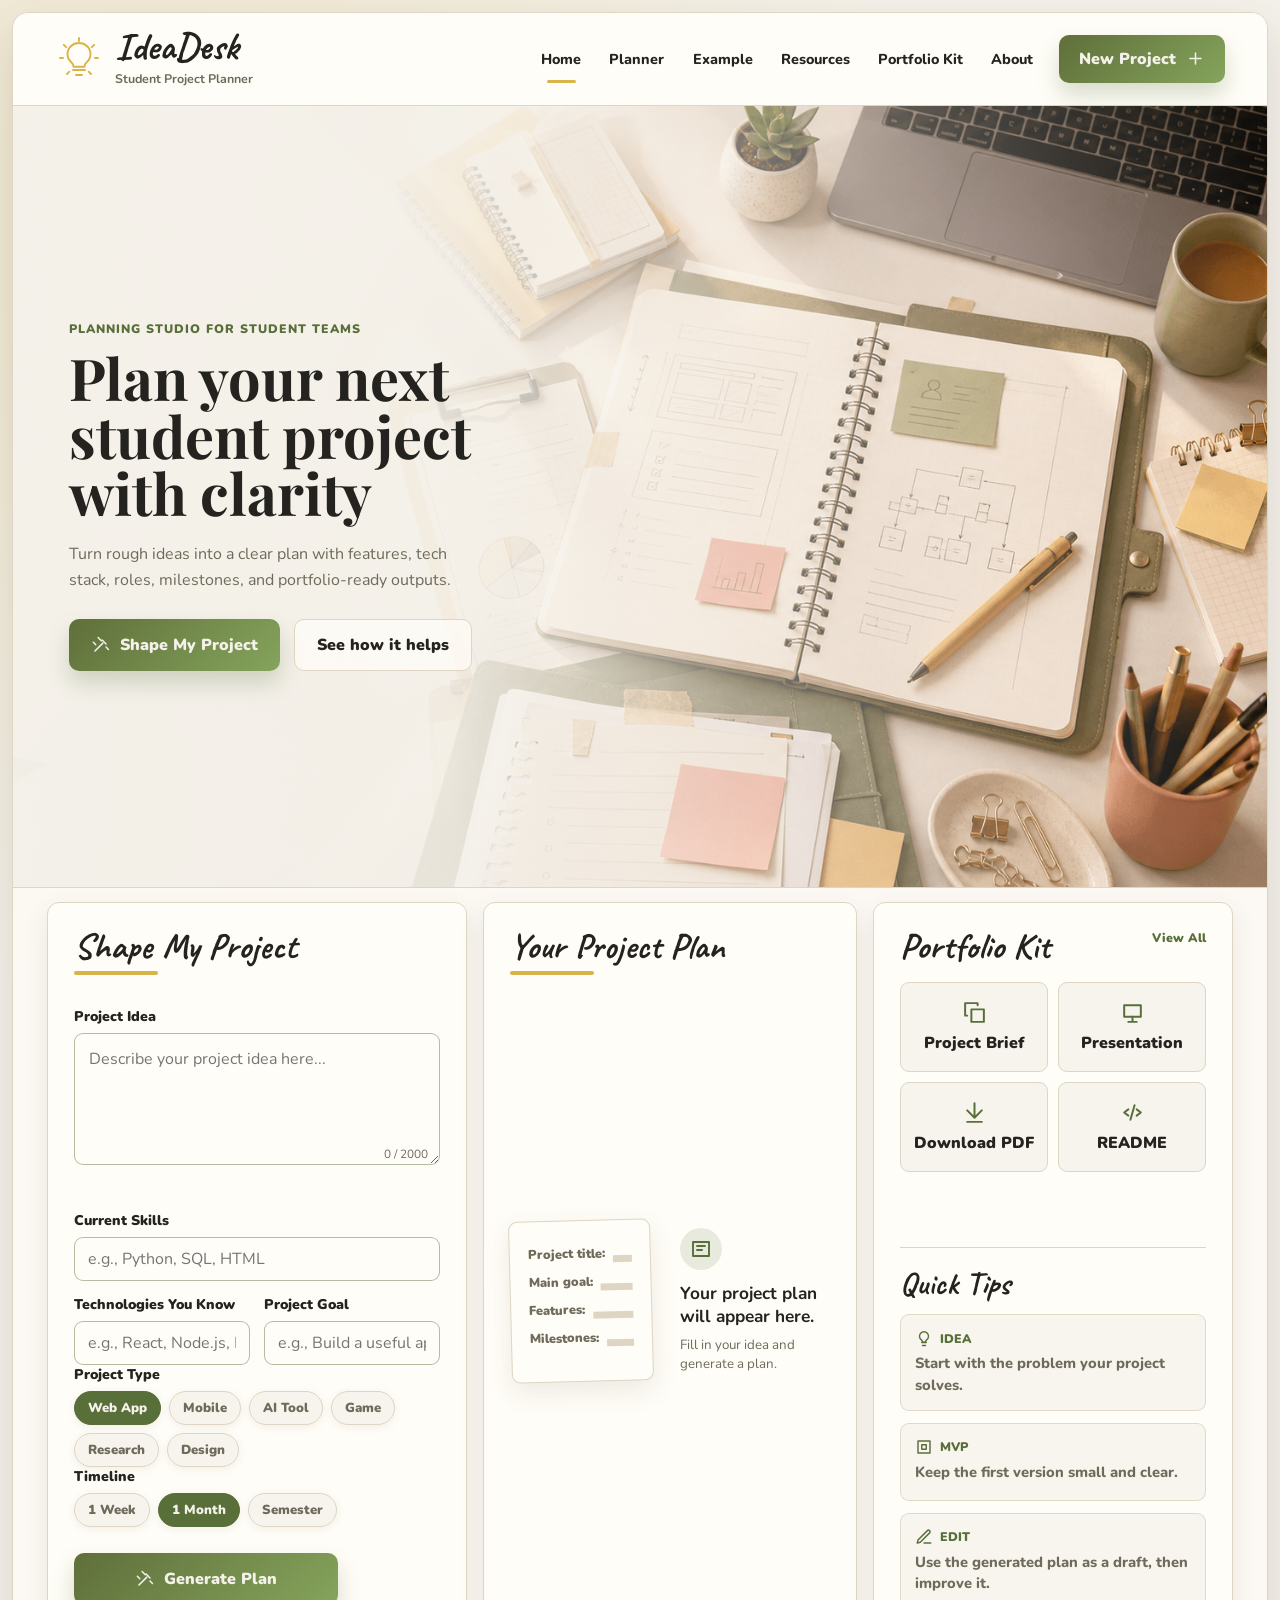
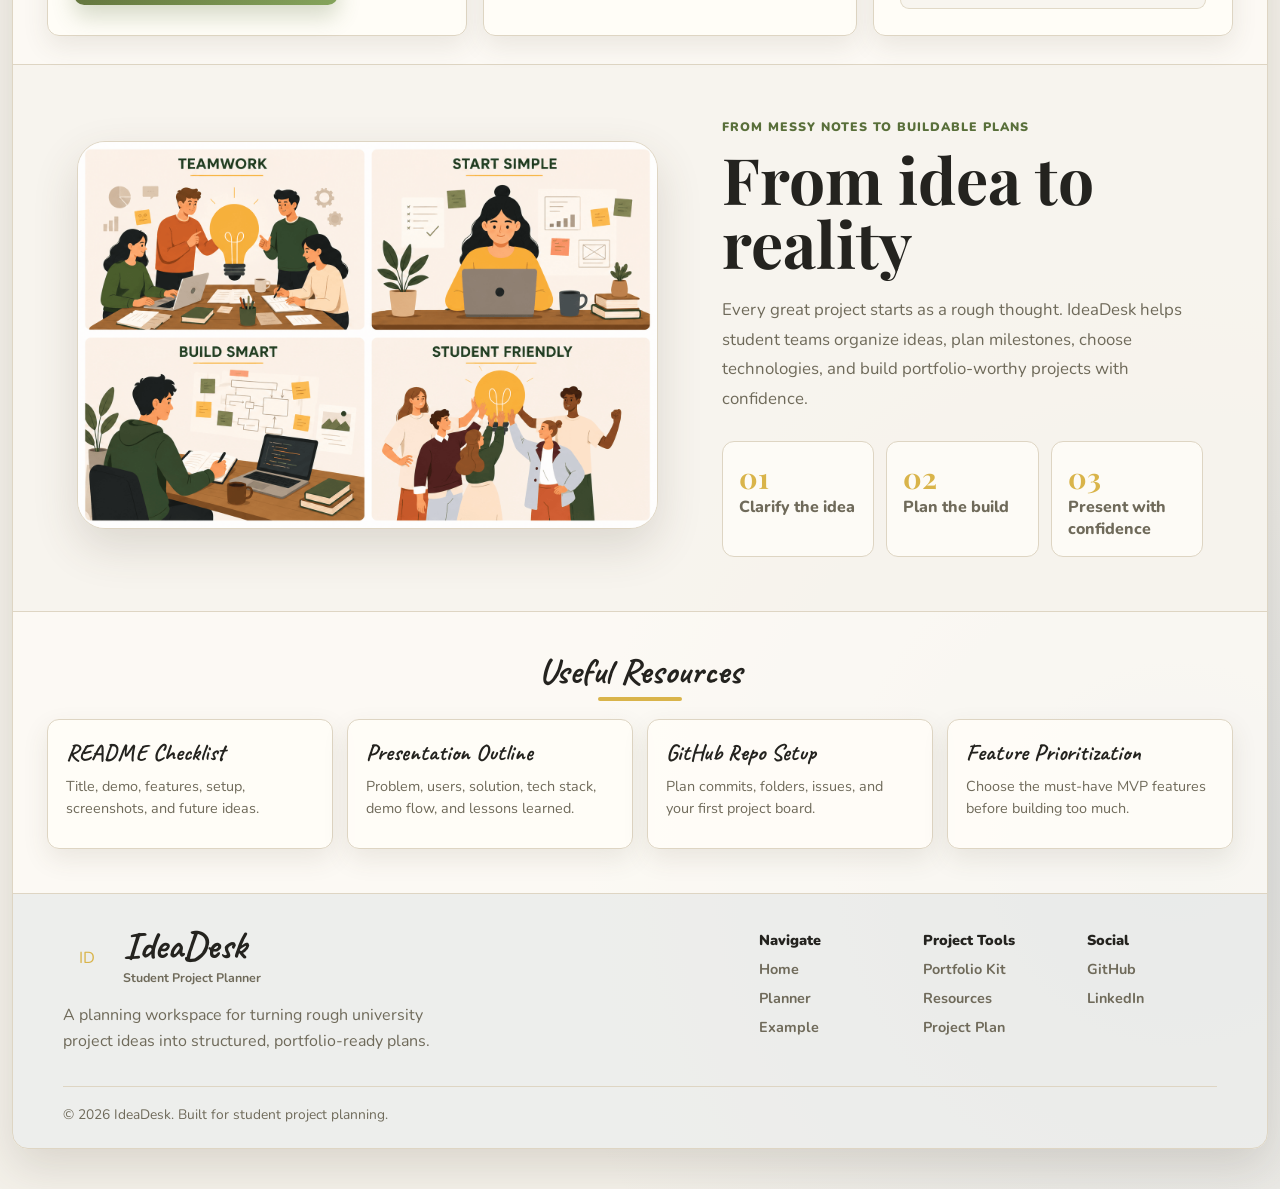
<file: docs/index.html>
<!doctype html>
<html lang="en">
  <head>
    <meta charset="UTF-8" />
    <meta name="viewport" content="width=device-width, initial-scale=1.0" />
    <title>IdeaDesk | Student Project Planner</title>
    <link rel="preconnect" href="https://fonts.googleapis.com" />
    <link rel="preconnect" href="https://fonts.gstatic.com" crossorigin />
    <link
      href="https://fonts.googleapis.com/css2?family=Caveat:wght@600;700&family=Nunito:wght@400;500;600;700;800&family=Playfair+Display:wght@700;800&display=swap"
      rel="stylesheet"
    />
    <link rel="stylesheet" href="style.css" />
  </head>
  <body>
    <div class="page">
      <header class="top-bar">
        <a class="logo" href="#home" aria-label="IdeaDesk home">
          <span class="logo-icon" aria-hidden="true">
            <svg viewBox="0 0 48 48">
              <path d="M18 35h12m-9 5h6" />
              <path d="M16.5 27.5c-2.6-2.2-4-5.1-4-8.2C12.5 12.8 17.6 8 24 8s11.5 4.8 11.5 11.3c0 3.1-1.4 6-4 8.2-1.4 1.2-2 2.6-2 4.2h-11c0-1.6-.6-3-2-4.2Z" />
              <path d="M24 3v3M8.8 9.8l2.4 2.4M39.2 9.8l-2.4 2.4M5 23h3M40 23h3M12 39l2.3-2.3M36 39l-2.3-2.3" />
            </svg>
          </span>
          <span>
            <strong>IdeaDesk</strong>
            <small>Student Project Planner</small>
          </span>
        </a>

        <button
          class="menu-button"
          id="menuButton"
          type="button"
          aria-label="Toggle menu"
          aria-expanded="false"
        >
          <span></span>
          <span></span>
          <span></span>
        </button>

        <nav class="menu" id="navLinks" aria-label="Main navigation">
          <a class="active" href="#home">Home</a>
          <a href="#project-form">Planner</a>
          <a href="#example-section">Example</a>
          <a href="#help-section">Resources</a>
          <a href="#portfolio-kit">Portfolio Kit</a>
          <a href="#about">About</a>
        </nav>

        <a class="new-button" href="#project-form">
          New Project
          <svg viewBox="0 0 24 24" aria-hidden="true">
            <path d="M12 5v14M5 12h14" />
          </svg>
        </a>
      </header>

      <main id="home">
        <section class="intro">
          <div class="intro-text">
            <p class="small-heading">Planning studio for student teams</p>
            <h1>Plan your next student project with clarity</h1>
            <p>
              Turn rough ideas into a clear plan with features, tech stack,
              roles, milestones, and portfolio-ready outputs.
            </p>
            <div class="intro-buttons">
              <a class="main-link" href="#project-form">
                <svg viewBox="0 0 24 24" aria-hidden="true">
                  <path d="m5 19 10-10" />
                  <path d="m14 5 5 5" />
                  <path d="M13 6 9 2M19 14l3 3M3 8l3 3" />
                </svg>
                Shape My Project
              </a>
              <a class="second-link" href="#example-section">See how it helps</a>
            </div>
          </div>

          <div class="intro-photo" aria-label="Warm planning desk image"></div>
        </section>

        <section class="planner-area" aria-label="IdeaDesk planning workspace">
          <form class="box form-box" id="project-form" novalidate>
            <div class="title-row">
              <h2>Shape My Project</h2>
              <span></span>
            </div>

            <label for="projectIdea">Project Idea</label>
            <div class="idea-box">
              <textarea
                id="projectIdea"
                name="projectIdea"
                maxlength="2000"
                placeholder="Describe your project idea here..."
                aria-describedby="ideaCount ideaWarning"
              ></textarea>
              <small><span id="ideaCount">0</span> / 2000</small>
            </div>
            <p class="warning-text" id="ideaWarning" role="alert"></p>

            <label for="skills">Current Skills</label>
            <input
              id="skills"
              name="skills"
              type="text"
              placeholder="e.g., Python, SQL, HTML"
            />

            <div class="two-inputs">
              <div>
                <label for="technologies">Technologies You Know</label>
                <input
                  id="technologies"
                  name="technologies"
                  type="text"
                  placeholder="e.g., React, Node.js, MySQL"
                />
              </div>
              <div>
                <label for="goal">Project Goal</label>
                <input
                  id="goal"
                  name="goal"
                  type="text"
                  placeholder="e.g., Build a useful app"
                />
              </div>
            </div>

            <fieldset class="choice-group">
              <legend>Project Type</legend>
              <div class="choices">
                <button class="choice active" type="button" data-group="type" data-value="Web App">Web App</button>
                <button class="choice" type="button" data-group="type" data-value="Mobile App">Mobile</button>
                <button class="choice" type="button" data-group="type" data-value="AI Tool">AI Tool</button>
                <button class="choice" type="button" data-group="type" data-value="Game">Game</button>
                <button class="choice" type="button" data-group="type" data-value="Research">Research</button>
                <button class="choice" type="button" data-group="type" data-value="Design Project">Design</button>
              </div>
            </fieldset>

            <fieldset class="choice-group">
              <legend>Timeline</legend>
              <div class="choices">
                <button class="choice" type="button" data-group="timeline" data-value="1 Week">1 Week</button>
                <button class="choice active" type="button" data-group="timeline" data-value="1 Month">1 Month</button>
                <button class="choice" type="button" data-group="timeline" data-value="Semester">Semester</button>
              </div>
            </fieldset>

            <button class="generate-button" id="shapeButton" type="submit">
              <svg viewBox="0 0 24 24" aria-hidden="true">
                <path d="m5 19 10-10" />
                <path d="m14 5 5 5" />
                <path d="M13 6 9 2M19 14l3 3M3 8l3 3" />
              </svg>
              Generate Plan
            </button>
          </form>

          <section class="box result-box" id="plans" aria-live="polite">
            <div class="plan-header">
              <div class="title-row">
                <h2>Your Project Plan</h2>
                <span></span>
              </div>
            </div>

            <div class="empty-message" id="emptyState">
              <div class="empty-top">
                <div class="sample-paper">
                  <p>Project title: <span></span></p>
                  <p>Main goal: <span></span></p>
                  <p>Features: <span></span></p>
                  <p>Milestones: <span></span></p>
                </div>
                <div>
                  <span class="empty-icon" aria-hidden="true">
                    <svg viewBox="0 0 24 24">
                      <path d="M4 5h16v14H4z" />
                      <path d="M8 9h8M8 13h5" />
                    </svg>
                  </span>
                  <strong>Your project plan will appear here.</strong>
                  <small>Fill in your idea and generate a plan.</small>
                </div>
              </div>

            </div>

            <div class="loading-message hidden" id="loadingState">
              <span class="loader"></span>
              <p>Shaping your idea...</p>
            </div>

            <div class="plan-cards hidden" id="resultGrid"></div>
          </section>

          <aside class="right-column">
            <section class="box mini-box" id="portfolio-kit">
              <div class="small-box-title">
                <h2>Portfolio Kit</h2>
                <a href="#help-section">View All</a>
              </div>
              <div class="kit-buttons">
                <button class="kit-btn" id="exportCopy" type="button">
                  <svg viewBox="0 0 24 24" aria-hidden="true">
                    <path d="M9 9h12v12H9z" />
                    <path d="M5 15H3V3h12v2" />
                  </svg>
                  Project Brief
                </button>
                <button class="kit-btn" id="exportReadme" type="button">
                  <svg viewBox="0 0 24 24" aria-hidden="true">
                    <path d="M4 5h16v11H4z" />
                    <path d="M8 21h8M12 16v5" />
                  </svg>
                  Presentation
                </button>
                <button class="kit-btn" id="exportPdf" type="button">
                  <svg viewBox="0 0 24 24" aria-hidden="true">
                    <path d="M12 17V3M5 10l7 7 7-7" />
                    <path d="M5 21h14" />
                  </svg>
                  Download PDF
                </button>
                <button class="kit-btn" id="exportReadmeDoc" type="button">
                  <svg viewBox="0 0 24 24" aria-hidden="true">
                    <path d="m8 9-4 3 4 3" />
                    <path d="m16 9 4 3-4 3" />
                    <path d="m14 5-4 14" />
                  </svg>
                  README
                </button>
              </div>

              <div class="quick-tips">
                <h2>Quick Tips</h2>
                <article>
                  <span>
                    <svg viewBox="0 0 24 24" aria-hidden="true">
                      <path d="M9 18h6M10 22h4" />
                      <path d="M8.5 14.5A6 6 0 1 1 15.5 14.5c-.9.7-1.5 1.8-1.5 3h-4c0-1.2-.6-2.3-1.5-3Z" />
                    </svg>
                    Idea
                  </span>
                  <p>Start with the problem your project solves.</p>
                </article>
                <article>
                  <span>
                    <svg viewBox="0 0 24 24" aria-hidden="true">
                      <path d="M4 4h16v16H4z" />
                      <path d="M9 9h6v6H9z" />
                    </svg>
                    MVP
                  </span>
                  <p>Keep the first version small and clear.</p>
                </article>
                <article>
                  <span>
                    <svg viewBox="0 0 24 24" aria-hidden="true">
                      <path d="M12 20h9" />
                      <path d="M16.5 3.5a2.1 2.1 0 0 1 3 3L7 19l-4 1 1-4Z" />
                    </svg>
                    Edit
                  </span>
                  <p>Use the generated plan as a draft, then improve it.</p>
                </article>
              </div>
            </section>
          </aside>
        </section>

        <section class="example-section" id="example-section">
          <div class="example-image">
          <img src="assets/ideadesk2.png" alt="Student project planning" />
          </div>

          <div class="example-text">
            <p class="small-heading">From messy notes to buildable plans</p>
            <h2>From idea to reality</h2>
            <p>
              Every great project starts as a rough thought. IdeaDesk helps
              student teams organize ideas, plan milestones, choose
              technologies, and build portfolio-worthy projects with confidence.
            </p>
            <div class="example-steps">
              <article>
                <strong>01</strong>
                <span>Clarify the idea</span>
              </article>
              <article>
                <strong>02</strong>
                <span>Plan the build</span>
              </article>
              <article>
                <strong>03</strong>
                <span>Present with confidence</span>
              </article>
            </div>
          </div>
        </section>

        <section class="help-section" id="help-section">
          <div class="title-row centered">
            <h2>Useful Resources</h2>
            <span></span>
          </div>
          <div class="help-cards">
            <a
              href="https://docs.github.com/en/repositories/managing-your-repositorys-settings-and-features/customizing-your-repository/about-readmes"
              target="_blank"
              rel="noopener noreferrer"
            >
              <strong>README Checklist</strong>
              <p>Title, demo, features, setup, screenshots, and future ideas.</p>
            </a>
            <a
              href="https://library.webster.edu/presentationskills/outline"
              target="_blank"
              rel="noopener noreferrer"
            >
              <strong>Presentation Outline</strong>
              <p>Problem, users, solution, tech stack, demo flow, and lessons learned.</p>
            </a>
            <a
              href="https://docs.github.com/en/repositories/creating-and-managing-repositories/quickstart-for-repositories"
              target="_blank"
              rel="noopener noreferrer"
            >
              <strong>GitHub Repo Setup</strong>
              <p>Plan commits, folders, issues, and your first project board.</p>
            </a>
            <a
              href="https://www.atlassian.com/agile/product-management/minimum-viable-product"
              target="_blank"
              rel="noopener noreferrer"
            >
              <strong>Feature Prioritization</strong>
              <p>Choose the must-have MVP features before building too much.</p>
            </a>
          </div>
        </section>
      </main>

      <footer class="footer" id="about">
        <div class="footer-content">
          <div class="footer-logo">
            <a class="logo" href="#home" aria-label="IdeaDesk home">
              <span class="logo-icon" aria-hidden="true">ID</span>
              <span>
                <strong>IdeaDesk</strong>
                <small>Student Project Planner</small>
              </span>
            </a>
            <p>
              A planning workspace for turning rough university project
              ideas into structured, portfolio-ready plans.
            </p>
          </div>

          <div class="footer-menu">
            <div>
              <h3>Navigate</h3>
              <a href="#home">Home</a>
              <a href="#project-form">Planner</a>
              <a href="#example-section">Example</a>
            </div>
            <div>
              <h3>Project Tools</h3>
              <a href="#portfolio-kit">Portfolio Kit</a>
              <a href="#help-section">Resources</a>
              <a href="#plans">Project Plan</a>
            </div>
            <div>
              <h3>Social</h3>
              <a href="https://github.com/amlrizk03" target="_blank" rel="noopener noreferrer">GitHub</a>
              <a href="https://www.linkedin.com/in/amlrizk" target="_blank" rel="noopener noreferrer">LinkedIn</a>
            </div>
          </div>
        </div>

        <div class="footer-note">
          <span>&copy; 2026 IdeaDesk. Built for student project planning.</span>
        </div>
      </footer>
    </div>

    <script src="script.js"></script>
  </body>
</html>
</file>
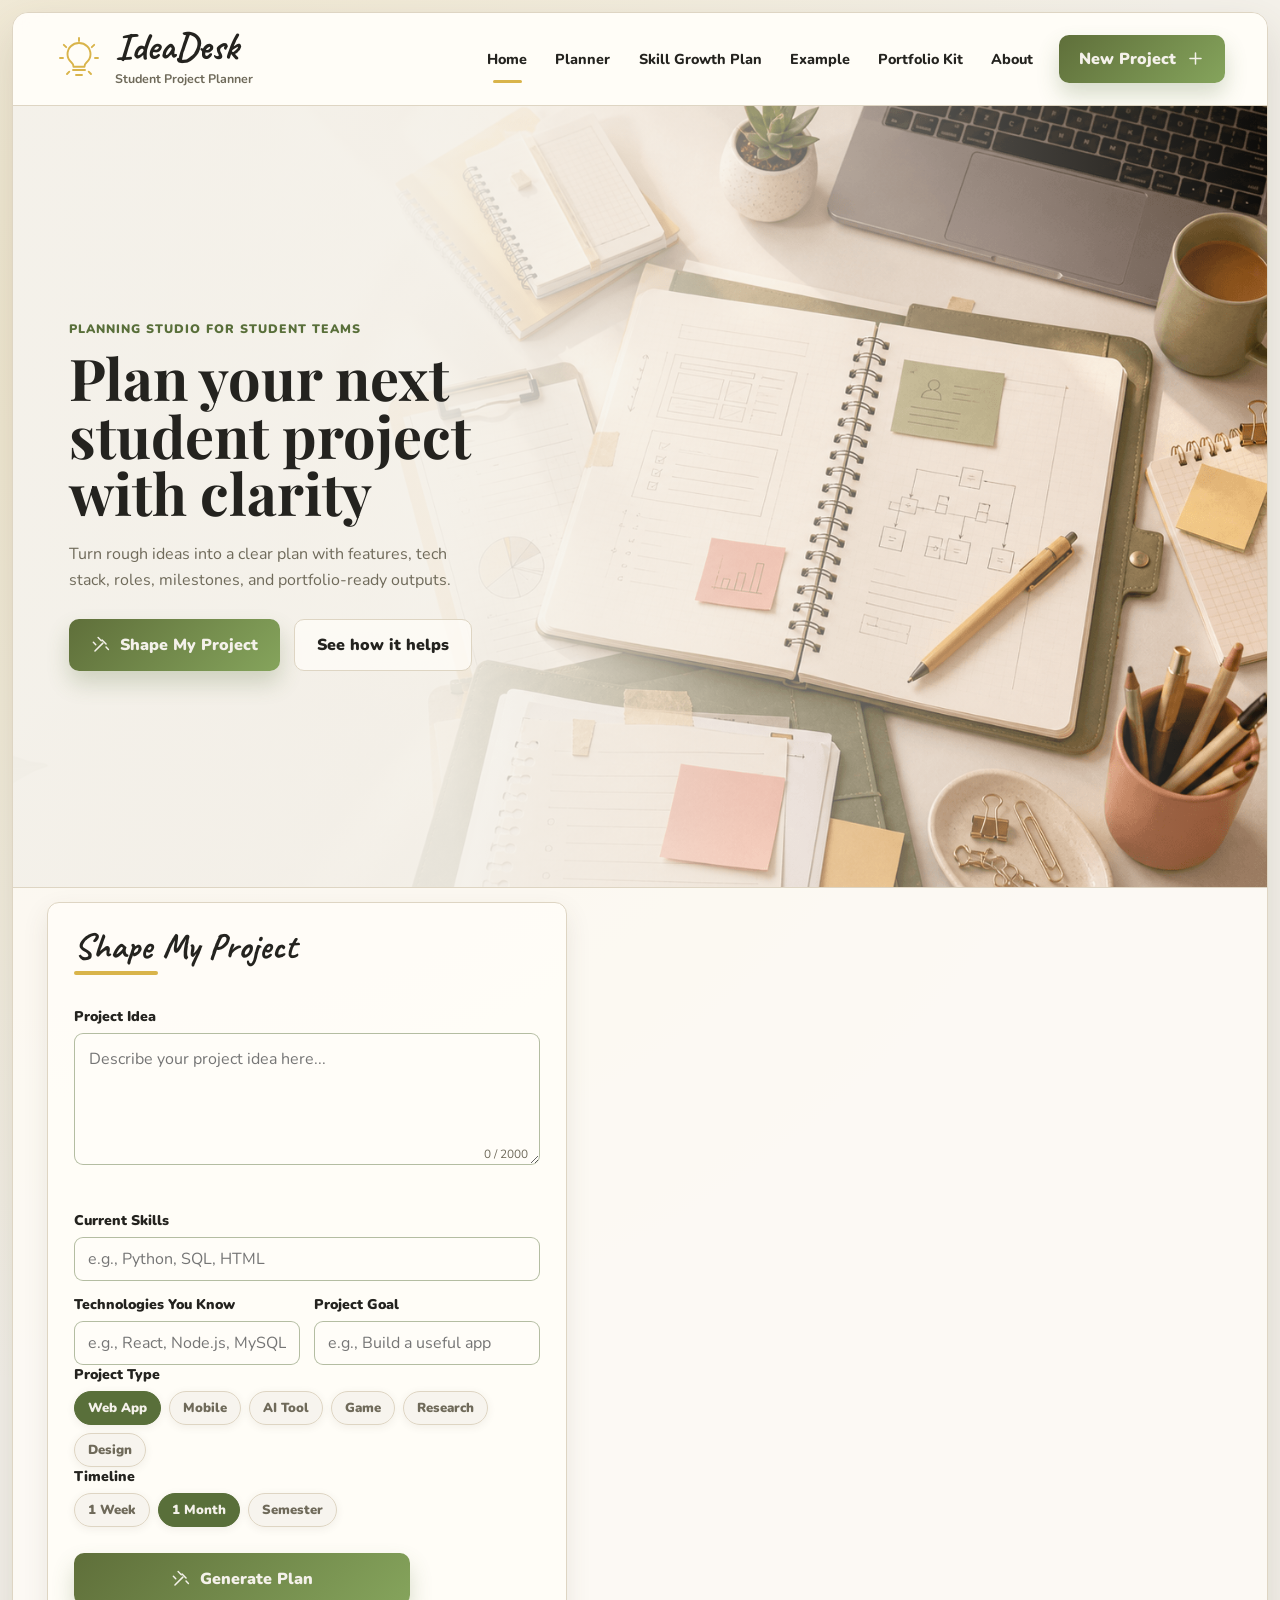
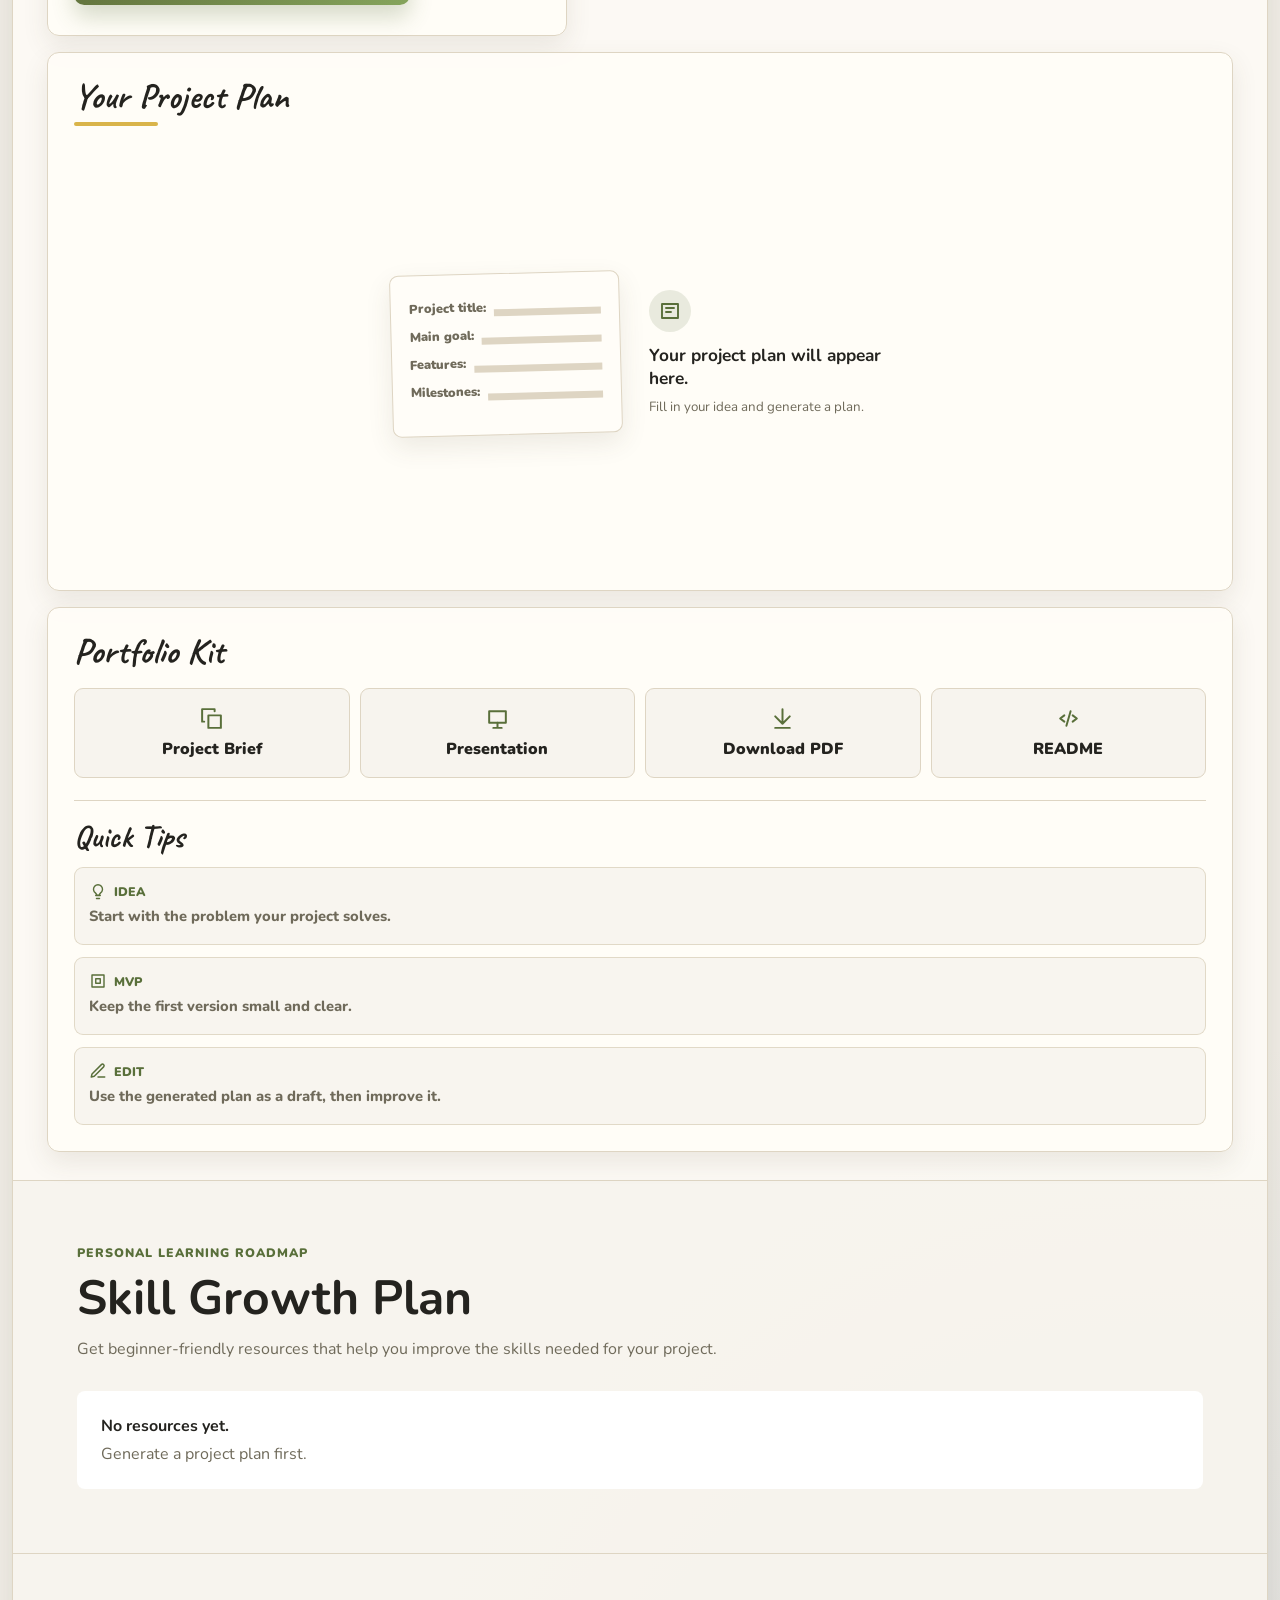
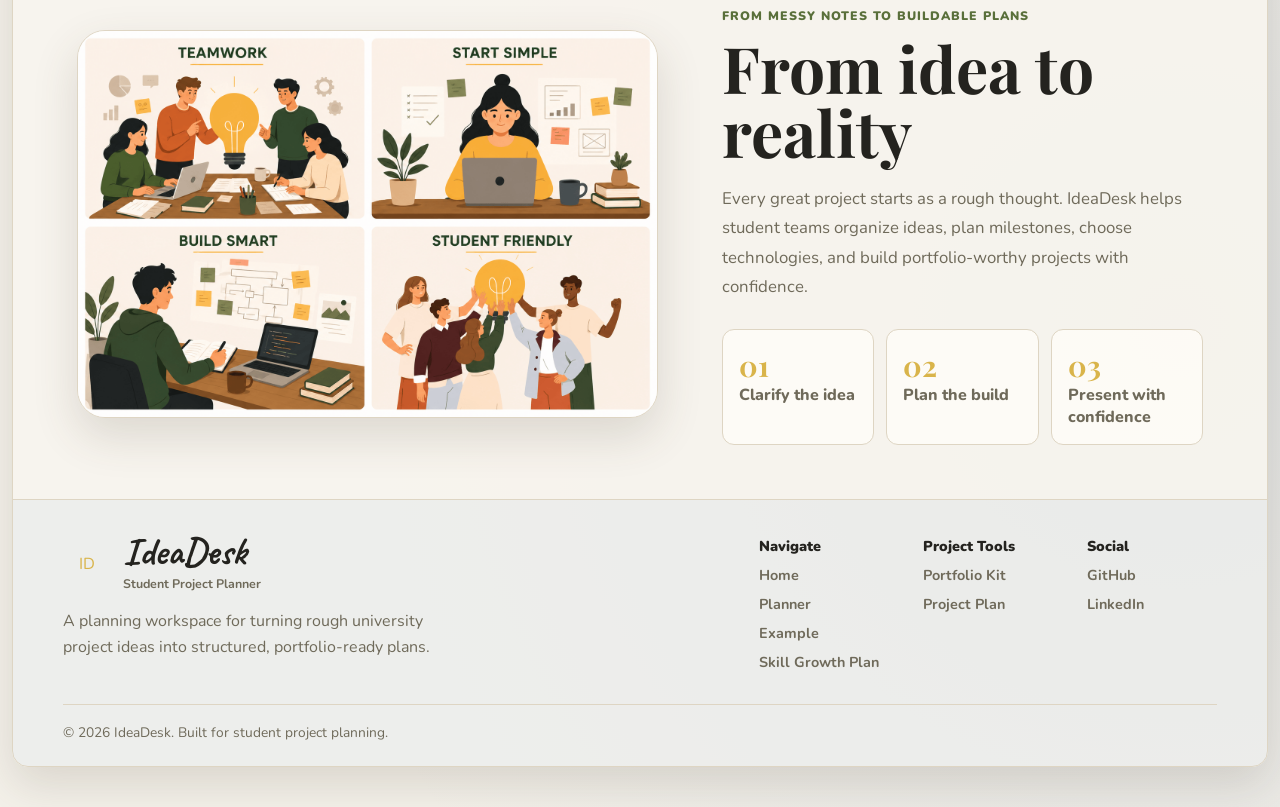
<file: frontend/index.html>
<!doctype html>
<html lang="en">
  <head>
    <meta charset="UTF-8" />
    <meta name="viewport" content="width=device-width, initial-scale=1.0" />
    <title>IdeaDesk | Student Project Planner</title>
    <link rel="preconnect" href="https://fonts.googleapis.com" />
    <link rel="preconnect" href="https://fonts.gstatic.com" crossorigin />
    <link
      href="https://fonts.googleapis.com/css2?family=Caveat:wght@600;700&family=Nunito:wght@400;500;600;700;800&family=Playfair+Display:wght@700;800&display=swap"
      rel="stylesheet"
    />
    <link rel="stylesheet" href="style.css" />
  </head>
  <body>
    <div class="page">
      <header class="top-bar">
        <a class="logo" href="#home" aria-label="IdeaDesk home">
          <span class="logo-icon" aria-hidden="true">
            <svg viewBox="0 0 48 48">
              <path d="M18 35h12m-9 5h6" />
              <path d="M16.5 27.5c-2.6-2.2-4-5.1-4-8.2C12.5 12.8 17.6 8 24 8s11.5 4.8 11.5 11.3c0 3.1-1.4 6-4 8.2-1.4 1.2-2 2.6-2 4.2h-11c0-1.6-.6-3-2-4.2Z" />
              <path d="M24 3v3M8.8 9.8l2.4 2.4M39.2 9.8l-2.4 2.4M5 23h3M40 23h3M12 39l2.3-2.3M36 39l-2.3-2.3" />
            </svg>
          </span>
          <span>
            <strong>IdeaDesk</strong>
            <small>Student Project Planner</small>
          </span>
        </a>

        <button
          class="menu-button"
          id="menuButton"
          type="button"
          aria-label="Toggle menu"
          aria-expanded="false"
        >
          <span></span>
          <span></span>
          <span></span>
        </button>

        <nav class="menu" id="navLinks" aria-label="Main navigation">
          <a class="active" href="#home">Home</a>
          <a href="#project-form">Planner</a>
          <a href="#skill-growth">Skill Growth Plan</a>
          <a href="#example-section">Example</a>
          <a href="#portfolio-kit">Portfolio Kit</a>
          <a href="#about">About</a>
        </nav>

        <a class="new-button" href="#project-form">
          New Project
          <svg viewBox="0 0 24 24" aria-hidden="true">
            <path d="M12 5v14M5 12h14" />
          </svg>
        </a>
      </header>

      <main id="home">
        <section class="intro">
          <div class="intro-text">
            <p class="small-heading">Planning studio for student teams</p>
            <h1>Plan your next student project with clarity</h1>
            <p>
              Turn rough ideas into a clear plan with features, tech stack,
              roles, milestones, and portfolio-ready outputs.
            </p>
            <div class="intro-buttons">
              <a class="main-link" href="#project-form">
                <svg viewBox="0 0 24 24" aria-hidden="true">
                  <path d="m5 19 10-10" />
                  <path d="m14 5 5 5" />
                  <path d="M13 6 9 2M19 14l3 3M3 8l3 3" />
                </svg>
                Shape My Project
              </a>
              <a class="second-link" href="#example-section">See how it helps</a>
            </div>
          </div>

          <div class="intro-photo" aria-label="Warm planning desk image"></div>
        </section>

        <section class="planner-area" aria-label="IdeaDesk planning workspace">
          <form class="box form-box" id="project-form" novalidate>
            <div class="title-row">
              <h2>Shape My Project</h2>
              <span></span>
            </div>

            <label for="projectIdea">Project Idea</label>
            <div class="idea-box">
              <textarea
                id="projectIdea"
                name="projectIdea"
                maxlength="2000"
                placeholder="Describe your project idea here..."
                aria-describedby="ideaCount ideaWarning"
              ></textarea>
              <small><span id="ideaCount">0</span> / 2000</small>
            </div>
            <p class="warning-text" id="ideaWarning" role="alert"></p>

            <label for="skills">Current Skills</label>
            <input
              id="skills"
              name="skills"
              type="text"
              placeholder="e.g., Python, SQL, HTML"
            />

            <div class="two-inputs">
              <div>
                <label for="technologies">Technologies You Know</label>
                <input
                  id="technologies"
                  name="technologies"
                  type="text"
                  placeholder="e.g., React, Node.js, MySQL"
                />
              </div>
              <div>
                <label for="goal">Project Goal</label>
                <input
                  id="goal"
                  name="goal"
                  type="text"
                  placeholder="e.g., Build a useful app"
                />
              </div>
            </div>

            <fieldset class="choice-group">
              <legend>Project Type</legend>
              <div class="choices">
                <button class="choice active" type="button" data-group="type" data-value="Web App">Web App</button>
                <button class="choice" type="button" data-group="type" data-value="Mobile App">Mobile</button>
                <button class="choice" type="button" data-group="type" data-value="AI Tool">AI Tool</button>
                <button class="choice" type="button" data-group="type" data-value="Game">Game</button>
                <button class="choice" type="button" data-group="type" data-value="Research">Research</button>
                <button class="choice" type="button" data-group="type" data-value="Design Project">Design</button>
              </div>
            </fieldset>

            <fieldset class="choice-group">
              <legend>Timeline</legend>
              <div class="choices">
                <button class="choice" type="button" data-group="timeline" data-value="1 Week">1 Week</button>
                <button class="choice active" type="button" data-group="timeline" data-value="1 Month">1 Month</button>
                <button class="choice" type="button" data-group="timeline" data-value="Semester">Semester</button>
              </div>
            </fieldset>

            <button class="generate-button" id="shapeButton" type="submit">
              <svg viewBox="0 0 24 24" aria-hidden="true">
                <path d="m5 19 10-10" />
                <path d="m14 5 5 5" />
                <path d="M13 6 9 2M19 14l3 3M3 8l3 3" />
              </svg>
              Generate Plan
            </button>
          </form>

          <section class="box result-box" id="plans" aria-live="polite">
            <div class="plan-header">
              <div class="title-row">
                <h2>Your Project Plan</h2>
                <span></span>
              </div>
            </div>

            <div class="empty-message" id="emptyState">
              <div class="empty-top">
                <div class="sample-paper">
                  <p>Project title: <span></span></p>
                  <p>Main goal: <span></span></p>
                  <p>Features: <span></span></p>
                  <p>Milestones: <span></span></p>
                </div>
                <div>
                  <span class="empty-icon" aria-hidden="true">
                    <svg viewBox="0 0 24 24">
                      <path d="M4 5h16v14H4z" />
                      <path d="M8 9h8M8 13h5" />
                    </svg>
                  </span>
                  <strong>Your project plan will appear here.</strong>
                  <small>Fill in your idea and generate a plan.</small>
                </div>
              </div>

            </div>

            <div class="loading-message hidden" id="loadingState">
              <span class="loader"></span>
              <p>Shaping your idea...</p>
            </div>

            <div class="plan-cards hidden" id="resultGrid"></div>
          </section>

          <aside class="right-column">
            <section class="box mini-box" id="portfolio-kit">
              <div class="small-box-title">
                <h2>Portfolio Kit</h2>
              </div>
              <div class="kit-buttons">
                <button class="kit-btn" id="exportCopy" type="button">
                  <svg viewBox="0 0 24 24" aria-hidden="true">
                    <path d="M9 9h12v12H9z" />
                    <path d="M5 15H3V3h12v2" />
                  </svg>
                  Project Brief
                </button>
                <button class="kit-btn" id="exportReadme" type="button">
                  <svg viewBox="0 0 24 24" aria-hidden="true">
                    <path d="M4 5h16v11H4z" />
                    <path d="M8 21h8M12 16v5" />
                  </svg>
                  Presentation
                </button>
                <button class="kit-btn" id="exportPdf" type="button">
                  <svg viewBox="0 0 24 24" aria-hidden="true">
                    <path d="M12 17V3M5 10l7 7 7-7" />
                    <path d="M5 21h14" />
                  </svg>
                  Download PDF
                </button>
                <button class="kit-btn" id="exportReadmeDoc" type="button">
                  <svg viewBox="0 0 24 24" aria-hidden="true">
                    <path d="m8 9-4 3 4 3" />
                    <path d="m16 9 4 3-4 3" />
                    <path d="m14 5-4 14" />
                  </svg>
                  README
                </button>
              </div>

              <div class="quick-tips">
                <h2>Quick Tips</h2>
                <article>
                  <span>
                    <svg viewBox="0 0 24 24" aria-hidden="true">
                      <path d="M9 18h6M10 22h4" />
                      <path d="M8.5 14.5A6 6 0 1 1 15.5 14.5c-.9.7-1.5 1.8-1.5 3h-4c0-1.2-.6-2.3-1.5-3Z" />
                    </svg>
                    Idea
                  </span>
                  <p>Start with the problem your project solves.</p>
                </article>
                <article>
                  <span>
                    <svg viewBox="0 0 24 24" aria-hidden="true">
                      <path d="M4 4h16v16H4z" />
                      <path d="M9 9h6v6H9z" />
                    </svg>
                    MVP
                  </span>
                  <p>Keep the first version small and clear.</p>
                </article>
                <article>
                  <span>
                    <svg viewBox="0 0 24 24" aria-hidden="true">
                      <path d="M12 20h9" />
                      <path d="M16.5 3.5a2.1 2.1 0 0 1 3 3L7 19l-4 1 1-4Z" />
                    </svg>
                    Edit
                  </span>
                  <p>Use the generated plan as a draft, then improve it.</p>
                </article>
              </div>
            </section>
          </aside>
        </section>

        <section class="skill-growth" id="skill-growth">
          <div class="skill-growth-header">
            <p class="small-heading">Personal learning roadmap</p>
            <h2>Skill Growth Plan</h2>
            <p>
              Get beginner-friendly resources that help you improve the skills needed
              for your project.
            </p>
          </div>

          <div class="skill-growth-cards" id="learningResources">
            <article class="skill-growth-empty">
              <strong>No resources yet.</strong>
              <span>Generate a project plan first.</span>
            </article>
          </div>
        </section>

        <section class="example-section" id="example-section">
          <div class="example-image">
            <img src="assets/ideadesk2.png" alt="Student project planning" />
          </div>

          <div class="example-text">
            <p class="small-heading">From messy notes to buildable plans</p>
            <h2>From idea to reality</h2>
            <p>
              Every great project starts as a rough thought. IdeaDesk helps
              student teams organize ideas, plan milestones, choose
              technologies, and build portfolio-worthy projects with confidence.
            </p>
            <div class="example-steps">
              <article>
                <strong>01</strong>
                <span>Clarify the idea</span>
              </article>
              <article>
                <strong>02</strong>
                <span>Plan the build</span>
              </article>
              <article>
                <strong>03</strong>
                <span>Present with confidence</span>
              </article>
            </div>
          </div>
        </section>
      </main>

      <footer class="footer" id="about">
        <div class="footer-content">
          <div class="footer-logo">
            <a class="logo" href="#home" aria-label="IdeaDesk home">
              <span class="logo-icon" aria-hidden="true">ID</span>
              <span>
                <strong>IdeaDesk</strong>
                <small>Student Project Planner</small>
              </span>
            </a>
            <p>
              A planning workspace for turning rough university project
              ideas into structured, portfolio-ready plans.
            </p>
          </div>

          <div class="footer-menu">
            <div>
              <h3>Navigate</h3>
              <a href="#home">Home</a>
              <a href="#project-form">Planner</a>
              <a href="#example-section">Example</a>
              <a href="#skill-growth">Skill Growth Plan</a>
            </div>
            <div>
              <h3>Project Tools</h3>
              <a href="#portfolio-kit">Portfolio Kit</a>
              <a href="#plans">Project Plan</a>
            </div>
            <div>
              <h3>Social</h3>
              <a href="https://github.com/amlrizk03" target="_blank" rel="noopener noreferrer">GitHub</a>
              <a href="https://www.linkedin.com/in/amlrizk" target="_blank" rel="noopener noreferrer">LinkedIn</a>
            </div>
          </div>
        </div>

        <div class="footer-note">
          <span>&copy; 2026 IdeaDesk. Built for student project planning.</span>
        </div>
      </footer>
    </div>

    <script src="script.js"></script>
  </body>
</html>
</file>
<file: docs/style.css>
:root {
  --bg: #f4f1ea;
  --card: #fffdf8;
  --text: #24231f;
  --muted: #6f6a5a;
  --olive: #596f3a;
  --terra: #d9b44a;
  --yellow: #dde7d4;
  --navy: #6f87a8;
  --border: #ded5c3;
  --shadow: 0 18px 45px rgba(79, 68, 49, 0.16);
  --soft: 0 10px 26px rgba(79, 68, 49, 0.1);
}

* {
  box-sizing: border-box;
  margin: 0;
  padding: 0;
}

html {
  scroll-behavior: smooth;
}

body {
  min-height: 100vh;
  color: var(--text);
  font-family: "Nunito", sans-serif;
  background:
    radial-gradient(circle at 12% 8%, rgba(217, 180, 74, 0.18), transparent 28%),
    radial-gradient(circle at 92% 88%, rgba(111, 135, 168, 0.16), transparent 24%),
    var(--bg);
}

button,
input,
textarea {
  font: inherit;
}

button,
a {
  -webkit-tap-highlight-color: transparent;
}

a {
  color: inherit;
  text-decoration: none;
}

svg {
  fill: none;
  stroke: currentColor;
  stroke-linecap: round;
  stroke-linejoin: round;
  stroke-width: 1.9;
}

.page {
  width: min(1540px, calc(100% - 24px));
  margin: 12px auto 40px;
  overflow: hidden;
  border: 1px solid var(--border);
  border-radius: 16px;
  background: rgba(255, 253, 248, 0.76);
  box-shadow: var(--shadow);
}


.top-bar {
  position: sticky;
  top: 0;
  z-index: 20;
  display: flex;
  align-items: center;
  gap: 26px;
  min-height: 82px;
  padding: 18px clamp(18px, 4vw, 42px);
  border-bottom: 1px solid var(--border);
  background: rgba(255, 253, 248, 0.9);
  backdrop-filter: blur(14px);
}

.logo {
  display: inline-flex;
  align-items: center;
  gap: 12px;
  flex-shrink: 0;
}

.logo-icon {
  display: grid;
  width: 48px;
  height: 48px;
  place-items: center;
  color: var(--terra);
}

.logo-icon svg {
  width: 100%;
  height: 100%;
}

.logo strong {
  display: block;
  font-family: "Caveat", cursive;
  font-size: clamp(2rem, 3vw, 2.6rem);
  line-height: 0.85;
}

.logo small {
  display: block;
  margin-top: 6px;
  color: var(--muted);
  font-size: 0.78rem;
  font-weight: 700;
}

.menu {
  display: flex;
  align-items: center;
  gap: clamp(14px, 2.2vw, 34px);
  margin-left: auto;
}

.menu a {
  position: relative;
  font-size: 0.9rem;
  font-weight: 800;
}

.menu a::after {
  position: absolute;
  right: 14%;
  bottom: -14px;
  left: 14%;
  height: 3px;
  border-radius: 999px;
  content: "";
  background: var(--terra);
  transform: scaleX(0);
  transition: transform 160ms ease;
}

.menu a:hover::after,
.menu a.active::after {
  transform: scaleX(1);
}

.new-button,
.main-link,
.generate-button {
  display: inline-flex;
  align-items: center;
  justify-content: center;
  gap: 10px;
  border: 0;
  color: #f4f1ea;
  background: linear-gradient(135deg, #5f6f3a, #85a45c);
  box-shadow: 0 12px 22px rgba(89, 111, 58, 0.24);
  cursor: pointer;
}

.new-button {
  min-height: 48px;
  padding: 0 20px;
  border-radius: 10px;
  font-weight: 900;
  white-space: nowrap;
}

.new-button svg,
.main-link svg,
.generate-button svg {
  width: 19px;
  height: 19px;
}

.menu-button {
  display: none;
  width: 34px;
  border: 0;
  background: transparent;
  cursor: pointer;
}

.menu-button span {
  display: block;
  height: 3px;
  margin: 5px 0;
  border-radius: 999px;
  background: var(--text);
}

.intro {
  position: relative;
  display: flex;
  align-items: stretch;
  min-height: calc(100vh - 118px);
  border-bottom: 1px solid var(--border);
  background:
    linear-gradient(
      90deg,
      rgba(244, 241, 234, 0.98) 0%,
      rgba(244, 241, 234, 0.9) 35%,
      rgba(244, 241, 234, 0.48) 58%,
      rgba(244, 241, 234, 0.04) 100%
    ),
    url("assets/ideadesk1.png") center right / cover no-repeat;
}

.intro-text {
  position: relative;
  z-index: 2;
  display: flex;
  flex: 0 1 520px;
  flex-direction: column;
  justify-content: center;
  padding: 40px 56px;
}

.intro-photo {
  flex: 1 1 520px;
}

.small-heading {
  margin-bottom: 12px;
  color: var(--olive);
  font-size: 0.77rem;
  font-weight: 900;
  letter-spacing: 0.08em;
  text-transform: uppercase;
}

h1 {
  font-family: "Playfair Display", serif;
  font-size: clamp(2.5rem, 4.5vw, 4.3rem);
  line-height: 1;
  letter-spacing: 0;
}



.intro-text p:not(.small-heading) {
  max-width: 390px;
  margin-top: 20px;
  color: var(--muted);
  font-size: 1rem;
  line-height: 1.6;
}

.intro-buttons {
  display: flex;
  flex-wrap: wrap;
  gap: 14px;
  margin-top: 26px;
}

.main-link,
.second-link {
  display: inline-flex;
  align-items: center;
  justify-content: center;
  min-height: 52px;
  padding: 0 22px;
  border-radius: 10px;
  font-weight: 900;
}

.second-link {
  border: 1.5px solid var(--border);
  color: var(--text);
  background: rgba(255, 253, 248, 0.78);
}


.planner-area {
  display: flex;
  align-items: flex-start;
  gap: 16px;
  padding: 14px clamp(18px, 3vw, 34px) 28px;
}

.box {
  border: 1px solid var(--border);
  border-radius: 12px;
  background: rgba(255, 253, 248, 0.93);
  box-shadow: var(--soft);
}

.form-box {
  flex: 0 0 420px;
  padding: clamp(18px, 2.5vw, 26px);
}

.result-box {
  display: flex;
  align-self: stretch;
  flex: 1 1 520px;
  flex-direction: column;
  min-height: 500px;
  padding: clamp(18px, 2.5vw, 26px);
}

.right-column {
  display: flex;
  flex-direction: column;
  gap: 16px;
  flex: 0 0 360px;
  align-self: stretch;
}

.mini-box {
  padding: clamp(18px, 2.5vw, 26px);
}

#portfolio-kit {
  display: flex;
  min-height: 500px;
  flex: 1;
  flex-direction: column;
}

.title-row {
  display: inline-flex;
  flex-direction: column;
  gap: 7px;
  margin-bottom: 18px;
}

.title-row.centered {
  display: flex;
  align-items: center;
  text-align: center;
}

.title-row h2,
.small-box-title h2 {
  font-family: "Caveat", cursive;
  font-size: clamp(1.9rem, 2.8vw, 2.35rem);
  line-height: 1;
}

.title-row span {
  width: 84px;
  height: 4px;
  border-radius: 999px;
  background: var(--terra);
}

label,
legend {
  display: block;
  margin: 14px 0 7px;
  color: var(--text);
  font-size: 0.88rem;
  font-weight: 900;
}

fieldset {
  border: 0;
}

.idea-box {
  position: relative;
}

textarea,
input {
  width: 100%;
  border: 1.5px solid rgba(89, 111, 58, 0.45);
  border-radius: 9px;
  color: var(--text);
  background: rgba(255, 253, 248, 0.86);
  outline: 0;
  transition: 160ms ease;
}

textarea {
  min-height: 132px;
  padding: 14px 14px 32px;
  resize: vertical;
}

input {
  min-height: 44px;
  padding: 0 13px;
}

textarea:focus,
input:focus {
  border-color: var(--olive);
  background: #f4f1ea;
  box-shadow: 0 0 0 4px rgba(89, 111, 58, 0.13);
  transform: translateY(-1px);
}

.idea-box small {
  position: absolute;
  right: 12px;
  bottom: 9px;
  color: var(--muted);
  font-size: 0.74rem;
}

.warning-text {
  min-height: 20px;
  margin-top: 6px;
  color: #7f6d2f;
  font-size: 0.86rem;
  font-weight: 800;
}

.two-inputs {
  display: flex;
  gap: 14px;
}

.two-inputs > div {
  flex: 1 1 0;
}

.choices {
  display: flex;
  flex-wrap: wrap;
  gap: 8px;
}

.choice {
  min-height: 34px;
  padding: 0 13px;
  border: 1.5px solid var(--border);
  border-radius: 999px;
  color: var(--muted);
  background: rgba(244, 241, 234, 0.72);
  box-shadow: 0 2px 8px rgba(79, 68, 49, 0.08);
  cursor: pointer;
  font-size: 0.82rem;
  font-weight: 900;
  transition: transform 0.2s ease, color 0.2s ease, border-color 0.2s ease;
}

.choice:hover {
  border-color: var(--olive);
  color: var(--olive);
  transform: translateY(-2px);
}

.choice.active {
  border-color: var(--olive);
  color: #f4f1ea;
  background: var(--olive);
}

.generate-button {
  width: 72%;
  min-height: 52px;
  margin: 26px auto 4px;
  border-radius: 10px;
  font-weight: 900;
}

.generate-button:disabled {
  cursor: wait;
  opacity: 0.74;
}

.plan-header,
.small-box-title {
  display: flex;
  align-items: flex-start;
  justify-content: space-between;
  gap: 16px;
}

.small-box-title {
  margin-bottom: 18px;
}

.small-box-title a {
  color: var(--olive);
  font-size: 0.78rem;
  font-weight: 900;
}

.empty-message,
.loading-message {
  display: flex;
  flex: 1;
  min-height: 420px;
  flex-direction: column;
  align-items: center;
  justify-content: space-evenly;
  gap: 22px;
  color: var(--muted);
  text-align: center;
}

.empty-top {
  display: flex;
  align-items: center;
  justify-content: center;
  gap: 28px;
  width: 100%;
}

.empty-top > div:last-child {
  max-width: 240px;
  text-align: left;
}

.empty-top strong {
  display: block;
  margin-bottom: 8px;
  color: var(--text);
  font-size: 1.08rem;
}

.empty-top small {
  display: block;
  line-height: 1.5;
}

.empty-icon {
  display: grid;
  width: 42px;
  height: 42px;
  margin-bottom: 12px;
  place-items: center;
  border-radius: 50%;
  color: var(--olive);
  background: rgba(89, 111, 58, 0.13);
}

.empty-icon svg {
  width: 24px;
  height: 24px;
}

.sample-paper {
  width: min(230px, 100%);
  padding: 24px 18px;
  border: 1px solid var(--border);
  border-radius: 9px;
  background: #fffdf8;
  box-shadow: var(--soft);
  transform: rotate(-1.5deg);
}

.sample-paper p {
  display: flex;
  gap: 8px;
  margin-bottom: 10px;
  font-size: 0.8rem;
  font-weight: 900;
  text-align: left;
}

.sample-paper span {
  flex: 1;
  border-bottom: 7px solid #ded5c3;
}

.before-plan {
  display: grid;
  width: 100%;
  grid-template-columns: repeat(3, 1fr);
  gap: 12px;
}

.before-plan article {
  min-height: 138px;
  padding: 18px;
  border: 1px dashed rgba(89, 111, 58, 0.45);
  border-radius: 10px;
  background: rgba(244, 241, 234, 0.65);
  text-align: left;
}

.before-plan span {
  display: grid;
  width: 34px;
  height: 34px;
  margin-bottom: 10px;
  place-items: center;
  border-radius: 50%;
  color: #f4f1ea;
  background: var(--olive);
  font-weight: 900;
}

.before-plan svg {
  width: 19px;
  height: 19px;
}

.before-plan p {
  color: var(--muted);
  font-size: 0.88rem;
  font-weight: 800;
  line-height: 1.45;
}

.loader {
  width: 44px;
  height: 44px;
  border: 4px solid rgba(89, 111, 58, 0.16);
  border-top-color: var(--olive);
  border-radius: 50%;
  animation: spin 0.8s linear infinite;
}

@keyframes spin {
  to {
    transform: rotate(1turn);
  }
}

.hidden {
  display: none !important;
}

.plan-cards {
  display: flex;
  flex-wrap: wrap;
  gap: 12px;
}

.plan-card {
  flex: 1 1 260px;
  min-height: 128px;
  padding: 18px;
  border: 1px solid var(--border);
  border-radius: 10px;
  background: rgba(255, 253, 248, 0.95);
  box-shadow: 0 8px 18px rgba(79, 68, 49, 0.1);
  animation: rise 0.35s ease both;
}

@keyframes rise {
  from {
    opacity: 0;
    transform: translateY(10px);
  }
}

.plan-card h3 {
  margin-bottom: 8px;
  font-size: 1rem;
}

.plan-card p,
.plan-card li,
.plan-card span {
  color: var(--text);
  font-size: 0.86rem;
  line-height: 1.55;
}

.plan-card ul {
  padding-left: 18px;
}

.idea-card {
  border-left: 5px solid rgba(89, 111, 58, 0.62);
  background: rgba(244, 241, 234, 0.55);
}

.features-card {
  border-left: 5px solid var(--terra);
}

.tech-card {
  border-left: 5px solid #6f87a8;
}

.roles-card {
  border-left: 5px solid #6f87a8;
}

.gaps-card {
  border-left: 5px solid var(--yellow);
}

.steps-card {
  border-left: 5px solid var(--olive);
}

.tech-list,
.role-list,
.gap-list {
  display: flex;
  flex-wrap: wrap;
  gap: 7px;
}

.tech-item,
.role-item,
.gap-item {
  display: inline-flex;
  padding: 5px 10px;
  border-radius: 999px;
  background: rgba(89, 111, 58, 0.14);
  font-weight: 800;
}

.tag-0 {
  background: rgba(89, 111, 58, 0.16);
}

.tag-1 {
  background: rgba(111, 135, 168, 0.16);
}

.tag-2 {
  background: rgba(217, 180, 74, 0.24);
}

.tag-3 {
  background: rgba(222, 213, 195, 0.4);
}

.tag-4 {
  background: rgba(111, 135, 168, 0.22);
}

.steps-list {
  position: relative;
  display: flex;
  flex-direction: column;
  gap: 8px;
  padding-left: 20px;
}

.steps-list::before {
  position: absolute;
  top: 6px;
  bottom: 6px;
  left: 6px;
  width: 2px;
  content: "";
  background: rgba(89, 111, 58, 0.32);
}

.step-item {
  position: relative;
  display: flex;
  gap: 9px;
  align-items: center;
}

.step-dot {
  position: absolute;
  left: -19px;
  width: 13px;
  height: 13px;
  border: 2px solid var(--olive);
  border-radius: 50%;
  background: var(--card);
}

.step-number {
  color: var(--olive);
  font-family: "Caveat", cursive;
  font-size: 1.1rem;
  font-weight: 700;
}

.kit-buttons {
  display: flex;
  flex-wrap: wrap;
  gap: 10px;
  margin-bottom: 22px;
}

.kit-btn {
  display: flex;
  flex: 1 1 140px;
  min-height: 90px;
  flex-direction: column;
  align-items: center;
  justify-content: center;
  gap: 7px;
  border: 1px solid var(--border);
  border-radius: 9px;
  color: var(--text);
  background: rgba(244, 241, 234, 0.72);
  cursor: pointer;
  font-weight: 900;
}

.kit-btn svg {
  width: 25px;
  height: 25px;
  color: var(--olive);
}

.quick-tips {
  display: grid;
  gap: 12px;
  margin-top: auto;
  padding-top: 20px;
  border-top: 1px solid var(--border);
}

.quick-tips h2 {
  margin-bottom: 2px;
  font-family: "Caveat", cursive;
  font-size: 2rem;
  line-height: 1;
}

.quick-tips article {
  min-height: 78px;
  padding: 14px;
  border: 1px solid rgba(222, 213, 195, 0.9);
  border-radius: 9px;
  background: rgba(244, 241, 234, 0.62);
}

.quick-tips span {
  display: inline-flex;
  align-items: center;
  gap: 7px;
  margin-bottom: 5px;
  color: var(--olive);
  font-size: 0.78rem;
  font-weight: 900;
  text-transform: uppercase;
}

.quick-tips svg {
  width: 18px;
  height: 18px;
}

.quick-tips p {
  color: var(--muted);
  font-size: 0.92rem;
  font-weight: 800;
  line-height: 1.45;
}

.example-section {
  display: flex;
  align-items: center;
  gap: clamp(24px, 5vw, 70px);
  padding: 54px clamp(22px, 5vw, 70px);
  border-top: 1px solid var(--border);
  background: rgba(244, 241, 234, 0.55);
}

.example-image {
  position: relative;
  flex: 1 1 520px;
  min-height: 360px;
}

.example-image img {
  width: 100%;
  object-fit: contain;
  border: 1px solid var(--border);
  border-radius: 28px;
  box-shadow: var(--shadow);
}

.example-text {
  flex: 1 1 420px;
}

.example-text h2 {
  max-width: 560px;
  font-family: "Playfair Display", serif;
  font-size: clamp(2.4rem, 5vw, 4.4rem);
  line-height: 1;
}

.example-text > p:not(.small-heading) {
  max-width: 560px;
  margin-top: 20px;
  color: var(--muted);
  font-size: 1.05rem;
  line-height: 1.75;
}



.example-steps {
  display: flex;
  flex-wrap: wrap;
  gap: 12px;
  margin-top: 28px;
}

.example-steps article {
  flex: 1 1 140px;
  padding: 16px;
  border: 1px solid var(--border);
  border-radius: 12px;
  background: rgba(255, 253, 248, 0.82);
}

.example-steps strong {
  display: block;
  color: var(--terra);
  font-family: "Playfair Display", serif;
  font-size: 1.8rem;
}

.example-steps span {
  color: var(--muted);
  font-weight: 800;
}

.help-section {
  padding: 42px clamp(18px, 3vw, 34px) 44px;
  border-top: 1px solid var(--border);
}

.help-cards {
  display: flex;
  flex-wrap: wrap;
  gap: 14px;
  margin-top: 18px;
}

.help-cards a {
  display: block;
  flex: 1 1 240px;
  min-height: 130px;
  padding: 18px;
  border: 1px solid var(--border);
  border-radius: 12px;
  background: rgba(255, 253, 248, 0.93);
  box-shadow: var(--soft);
}

.help-cards strong {
  display: block;
  margin-bottom: 8px;
  font-family: "Caveat", cursive;
  font-size: 1.45rem;
}

.help-cards p {
  color: var(--muted);
  font-size: 0.9rem;
  line-height: 1.55;
}


.footer {
  padding: 36px clamp(18px, 4vw, 50px) 24px;
  border-top: 1px solid var(--border);
  background: rgba(111, 135, 168, 0.1);
}

.footer-content {
  display: flex;
  justify-content: space-between;
  gap: 40px;
}

.footer-logo {
  flex: 1 1 340px;
}

.footer-logo p {
  max-width: 390px;
  margin-top: 16px;
  color: var(--muted);
  line-height: 1.65;
}

.footer-menu {
  display: flex;
  flex: 2 1 520px;
  flex-wrap: wrap;
  justify-content: flex-end;
  gap: 34px;
}

.footer-menu div {
  display: flex;
  min-width: 130px;
  flex-direction: column;
  gap: 9px;
}

.footer-menu h3 {
  color: var(--text);
  font-size: 0.9rem;
  font-weight: 900;
}

.footer-menu a {
  color: var(--muted);
  font-size: 0.9rem;
  font-weight: 700;
  transition: color 0.2s ease, transform 0.2s ease;
}

.footer-menu a:hover {
  color: var(--olive);
  transform: translateX(4px);
}

.footer-note {
  display: flex;
  justify-content: space-between;
  gap: 16px;
  margin-top: 32px;
  padding-top: 18px;
  border-top: 1px solid var(--border);
  color: var(--muted);
  font-size: 0.86rem;
}

.new-button,
.main-link,
.second-link,
.generate-button,
.kit-btn,
.plan-card,
.help-cards a,
.example-steps article {
  transition: transform 0.25s ease, box-shadow 0.25s ease;
}

.new-button:hover,
.main-link:hover,
.second-link:hover,
.generate-button:hover,
.kit-btn:hover,
.plan-card:hover,
.help-cards a:hover,
.example-steps article:hover {
  transform: translateY(-5px);
  box-shadow: 0 18px 28px rgba(89, 111, 58, 0.18);
}

@media (max-width: 1240px) {
  .intro {
    min-height: calc(100vh - 118px);
    background:
      linear-gradient(
        180deg,
        rgba(244, 241, 234, 0.98) 0%,
        rgba(244, 241, 234, 0.82) 50%,
        rgba(244, 241, 234, 0.28) 100%
      ),
      url("assets/ideadesk1.png") center / cover no-repeat;
  }

  .intro-text {
    flex-basis: 620px;
    padding: 32px;
  }

  .planner-area {
    flex-wrap: wrap;
  }

  .form-box {
    flex: 1 1 360px;
  }

  .result-box {
    flex: 2 1 520px;
  }

  .right-column {
    flex: 1 1 100%;
  }
}

@media (max-width: 920px) {
  .empty-top {
    flex-direction: column;
  }

  .empty-top > div:last-child {
    text-align: center;
  }

  .before-plan {
    grid-template-columns: 1fr;
  }

  .example-section {
    flex-direction: column;
    align-items: stretch;
  }

  .footer-content,
  .footer-note {
    flex-direction: column;
  }

  .footer-menu {
    justify-content: flex-start;
  }
}

@media (max-width: 840px) {
  .top-bar {
    flex-wrap: wrap;
  }

  .menu-button {
    display: block;
    margin-left: auto;
  }

  .menu {
    display: none;
    order: 4;
    width: 100%;
    flex-direction: column;
    align-items: flex-start;
    gap: 6px;
    margin-left: 0;
  }

  .menu a {
    width: 100%;
    padding: 10px 12px;
    border-left: 4px solid transparent;
    border-radius: 8px;
  }

  .menu a::after {
    display: none;
  }

  .menu a:hover,
  .menu a.active {
    border-left-color: var(--terra);
    background: rgba(223, 241, 200, 0.55);
    color: var(--olive);
  }

  .menu.open {
    display: flex;
  }

  .new-button {
    width: 100%;
  }

  .planner-area,
  .two-inputs,
  .intro {
    flex-direction: column;
  }

  .form-box,
  .result-box,
  .right-column {
    flex: 1 1 auto;
    width: 100%;
  }

  .intro {
    min-height: 680px;
    background-position: center;
  }

  .intro-text {
    flex-basis: auto;
    padding: 30px 24px;
  }

  .generate-button {
    width: 100%;
  }
}

@media (max-width: 520px) {
  .page {
    width: calc(100% - 14px);
    margin-top: 7px;
  }

  .top-bar {
    padding: 16px;
  }

  h1 {
    font-size: 2.7rem;
  }

  .intro-text h1::after {
    margin-left: 62px;
  }

  .intro-buttons,
  .main-link,
  .second-link {
    width: 100%;
  }

  .intro {
    min-height: 620px;
  }

  .planner-area,
  .help-section,
  .example-section {
    padding-right: 12px;
    padding-left: 12px;
  }

  .example-image,
  .example-image img {
    min-height: 280px;
    height: 280px;
  }
}
</file>
<file: frontend/style.css>
:root {
  --bg: #f4f1ea;
  --card: #fffdf8;
  --text: #24231f;
  --muted: #6f6a5a;
  --olive: #596f3a;
  --terra: #d9b44a;
  --yellow: #dde7d4;
  --navy: #6f87a8;
  --border: #ded5c3;
  --shadow: 0 18px 45px rgba(79, 68, 49, 0.16);
  --soft: 0 10px 26px rgba(79, 68, 49, 0.1);
}

* {
  box-sizing: border-box;
  margin: 0;
  padding: 0;
}

html {
  scroll-behavior: smooth;
}

body {
  min-height: 100vh;
  color: var(--text);
  font-family: "Nunito", sans-serif;
  background:
    radial-gradient(circle at 12% 8%, rgba(217, 180, 74, 0.18), transparent 28%),
    radial-gradient(circle at 92% 88%, rgba(111, 135, 168, 0.16), transparent 24%),
    var(--bg);
}

button,
input,
textarea {
  font: inherit;
}

button,
a {
  -webkit-tap-highlight-color: transparent;
}

a {
  color: inherit;
  text-decoration: none;
}

svg {
  fill: none;
  stroke: currentColor;
  stroke-linecap: round;
  stroke-linejoin: round;
  stroke-width: 1.9;
}

.page {
  width: min(1540px, calc(100% - 24px));
  margin: 12px auto 40px;
  overflow: hidden;
  border: 1px solid var(--border);
  border-radius: 16px;
  background: rgba(255, 253, 248, 0.76);
  box-shadow: var(--shadow);
}


.top-bar {
  position: sticky;
  top: 0;
  z-index: 20;
  display: flex;
  align-items: center;
  gap: 26px;
  min-height: 82px;
  padding: 18px clamp(18px, 4vw, 42px);
  border-bottom: 1px solid var(--border);
  background: rgba(255, 253, 248, 0.9);
  backdrop-filter: blur(14px);
}

.logo {
  display: inline-flex;
  align-items: center;
  gap: 12px;
  flex-shrink: 0;
}

.logo-icon {
  display: grid;
  width: 48px;
  height: 48px;
  place-items: center;
  color: var(--terra);
}

.logo-icon svg {
  width: 100%;
  height: 100%;
}

.logo strong {
  display: block;
  font-family: "Caveat", cursive;
  font-size: clamp(2rem, 3vw, 2.6rem);
  line-height: 0.85;
}

.logo small {
  display: block;
  margin-top: 6px;
  color: var(--muted);
  font-size: 0.78rem;
  font-weight: 700;
}

.menu {
  display: flex;
  align-items: center;
  gap: clamp(14px, 2.2vw, 34px);
  margin-left: auto;
}

.menu a {
  position: relative;
  font-size: 0.9rem;
  font-weight: 800;
}

.menu a::after {
  position: absolute;
  right: 14%;
  bottom: -14px;
  left: 14%;
  height: 3px;
  border-radius: 999px;
  content: "";
  background: var(--terra);
  transform: scaleX(0);
  transition: transform 160ms ease;
}

.menu a:hover::after,
.menu a.active::after {
  transform: scaleX(1);
}

.new-button,
.main-link,
.generate-button {
  display: inline-flex;
  align-items: center;
  justify-content: center;
  gap: 10px;
  border: 0;
  color: #f4f1ea;
  background: linear-gradient(135deg, #5f6f3a, #85a45c);
  box-shadow: 0 12px 22px rgba(89, 111, 58, 0.24);
  cursor: pointer;
}

.new-button {
  min-height: 48px;
  padding: 0 20px;
  border-radius: 10px;
  font-weight: 900;
  white-space: nowrap;
}

.new-button svg,
.main-link svg,
.generate-button svg {
  width: 19px;
  height: 19px;
}

.menu-button {
  display: none;
  width: 34px;
  border: 0;
  background: transparent;
  cursor: pointer;
}

.menu-button span {
  display: block;
  height: 3px;
  margin: 5px 0;
  border-radius: 999px;
  background: var(--text);
}

.intro {
  position: relative;
  display: flex;
  align-items: stretch;
  min-height: calc(100vh - 118px);
  border-bottom: 1px solid var(--border);
  background:
    linear-gradient(
      90deg,
      rgba(244, 241, 234, 0.98) 0%,
      rgba(244, 241, 234, 0.9) 35%,
      rgba(244, 241, 234, 0.48) 58%,
      rgba(244, 241, 234, 0.04) 100%
    ),
    url("assets/ideadesk1.png") center right / cover no-repeat;
}

.intro-text {
  position: relative;
  z-index: 2;
  display: flex;
  flex: 0 1 520px;
  flex-direction: column;
  justify-content: center;
  padding: 40px 56px;
}

.intro-photo {
  flex: 1 1 520px;
}

.small-heading {
  margin-bottom: 12px;
  color: var(--olive);
  font-size: 0.77rem;
  font-weight: 900;
  letter-spacing: 0.08em;
  text-transform: uppercase;
}

h1 {
  font-family: "Playfair Display", serif;
  font-size: clamp(2.5rem, 4.5vw, 4.3rem);
  line-height: 1;
  letter-spacing: 0;
}



.intro-text p:not(.small-heading) {
  max-width: 390px;
  margin-top: 20px;
  color: var(--muted);
  font-size: 1rem;
  line-height: 1.6;
}

.intro-buttons {
  display: flex;
  flex-wrap: wrap;
  gap: 14px;
  margin-top: 26px;
}

.main-link,
.second-link {
  display: inline-flex;
  align-items: center;
  justify-content: center;
  min-height: 52px;
  padding: 0 22px;
  border-radius: 10px;
  font-weight: 900;
}

.second-link {
  border: 1.5px solid var(--border);
  color: var(--text);
  background: rgba(255, 253, 248, 0.78);
}


.planner-area {
  display: flex;
  flex-wrap: wrap;
  align-items: flex-start;
  gap: 16px;
  padding: 14px clamp(18px, 3vw, 34px) 28px;
}

.box {
  border: 1px solid var(--border);
  border-radius: 12px;
  background: rgba(255, 253, 248, 0.93);
  box-shadow: var(--soft);
}

.form-box {
  flex: 0 1 520px;
  padding: clamp(18px, 2.5vw, 26px);
}

.result-box {
  display: flex;
  align-self: stretch;
  flex: 1 1 680px;
  flex-direction: column;
  min-height: 500px;
  padding: clamp(18px, 2.5vw, 26px);
}

.right-column {
  display: flex;
  flex-direction: column;
  gap: 16px;
  flex: 1 1 100%;
  align-self: stretch;
}

.mini-box {
  padding: clamp(18px, 2.5vw, 26px);
}

#portfolio-kit {
  display: flex;
  min-height: auto;
  flex: 1;
  flex-direction: column;
}

.title-row {
  display: inline-flex;
  flex-direction: column;
  gap: 7px;
  margin-bottom: 18px;
}

.title-row.centered {
  display: flex;
  align-items: center;
  text-align: center;
}

.title-row h2,
.small-box-title h2 {
  font-family: "Caveat", cursive;
  font-size: clamp(1.9rem, 2.8vw, 2.35rem);
  line-height: 1;
}

.title-row span {
  width: 84px;
  height: 4px;
  border-radius: 999px;
  background: var(--terra);
}

label,
legend {
  display: block;
  margin: 14px 0 7px;
  color: var(--text);
  font-size: 0.88rem;
  font-weight: 900;
}

fieldset {
  border: 0;
}

.idea-box {
  position: relative;
}

textarea,
input {
  width: 100%;
  border: 1.5px solid rgba(89, 111, 58, 0.45);
  border-radius: 9px;
  color: var(--text);
  background: rgba(255, 253, 248, 0.86);
  outline: 0;
  transition: 160ms ease;
}

textarea {
  min-height: 132px;
  padding: 14px 14px 32px;
  resize: vertical;
}

input {
  min-height: 44px;
  padding: 0 13px;
}

textarea:focus,
input:focus {
  border-color: var(--olive);
  background: #f4f1ea;
  box-shadow: 0 0 0 4px rgba(89, 111, 58, 0.13);
  transform: translateY(-1px);
}

.idea-box small {
  position: absolute;
  right: 12px;
  bottom: 9px;
  color: var(--muted);
  font-size: 0.74rem;
}

.warning-text {
  min-height: 20px;
  margin-top: 6px;
  color: #7f6d2f;
  font-size: 0.86rem;
  font-weight: 800;
}

.two-inputs {
  display: flex;
  gap: 14px;
}

.two-inputs > div {
  flex: 1 1 0;
}

.choices {
  display: flex;
  flex-wrap: wrap;
  gap: 8px;
}

.choice {
  min-height: 34px;
  padding: 0 13px;
  border: 1.5px solid var(--border);
  border-radius: 999px;
  color: var(--muted);
  background: rgba(244, 241, 234, 0.72);
  box-shadow: 0 2px 8px rgba(79, 68, 49, 0.08);
  cursor: pointer;
  font-size: 0.82rem;
  font-weight: 900;
  transition: transform 0.2s ease, color 0.2s ease, border-color 0.2s ease;
}

.choice:hover {
  border-color: var(--olive);
  color: var(--olive);
  transform: translateY(-2px);
}

.choice.active {
  border-color: var(--olive);
  color: #f4f1ea;
  background: var(--olive);
}

.generate-button {
  width: 72%;
  min-height: 52px;
  margin: 26px auto 4px;
  border-radius: 10px;
  font-weight: 900;
}

.generate-button:disabled {
  cursor: wait;
  opacity: 0.74;
}

.plan-header,
.small-box-title {
  display: flex;
  align-items: flex-start;
  justify-content: space-between;
  gap: 16px;
}

.small-box-title {
  margin-bottom: 18px;
}

.small-box-title a {
  color: var(--olive);
  font-size: 0.78rem;
  font-weight: 900;
}

.empty-message,
.loading-message {
  display: flex;
  flex: 1;
  min-height: 420px;
  flex-direction: column;
  align-items: center;
  justify-content: space-evenly;
  gap: 22px;
  color: var(--muted);
  text-align: center;
}

.empty-top {
  display: flex;
  align-items: center;
  justify-content: center;
  gap: 28px;
  width: 100%;
}

.empty-top > div:last-child {
  max-width: 240px;
  text-align: left;
}

.empty-top strong {
  display: block;
  margin-bottom: 8px;
  color: var(--text);
  font-size: 1.08rem;
}

.empty-top small {
  display: block;
  line-height: 1.5;
}

.empty-icon {
  display: grid;
  width: 42px;
  height: 42px;
  margin-bottom: 12px;
  place-items: center;
  border-radius: 50%;
  color: var(--olive);
  background: rgba(89, 111, 58, 0.13);
}

.empty-icon svg {
  width: 24px;
  height: 24px;
}

.sample-paper {
  width: min(230px, 100%);
  padding: 24px 18px;
  border: 1px solid var(--border);
  border-radius: 9px;
  background: #fffdf8;
  box-shadow: var(--soft);
  transform: rotate(-1.5deg);
}

.sample-paper p {
  display: flex;
  gap: 8px;
  margin-bottom: 10px;
  font-size: 0.8rem;
  font-weight: 900;
  text-align: left;
}

.sample-paper span {
  flex: 1;
  border-bottom: 7px solid #ded5c3;
}

.before-plan {
  display: grid;
  width: 100%;
  grid-template-columns: repeat(3, 1fr);
  gap: 12px;
}

.before-plan article {
  min-height: 138px;
  padding: 18px;
  border: 1px dashed rgba(89, 111, 58, 0.45);
  border-radius: 10px;
  background: rgba(244, 241, 234, 0.65);
  text-align: left;
}

.before-plan span {
  display: grid;
  width: 34px;
  height: 34px;
  margin-bottom: 10px;
  place-items: center;
  border-radius: 50%;
  color: #f4f1ea;
  background: var(--olive);
  font-weight: 900;
}

.before-plan svg {
  width: 19px;
  height: 19px;
}

.before-plan p {
  color: var(--muted);
  font-size: 0.88rem;
  font-weight: 800;
  line-height: 1.45;
}

.loader {
  width: 44px;
  height: 44px;
  border: 4px solid rgba(89, 111, 58, 0.16);
  border-top-color: var(--olive);
  border-radius: 50%;
  animation: spin 0.8s linear infinite;
}
.skill-growth {
  padding: 64px clamp(18px, 5vw, 70px);
  border-top: 1px solid var(--border);
  background: rgba(244, 241, 234, 0.55);
}

.skill-growth-header {
  max-width: 760px;
  margin-bottom: 28px;
}

.skill-growth-header h2 {
  margin: 8px 0 12px;
  font-size: clamp(2rem, 4vw, 3rem);
  line-height: 1.05;
}

.skill-growth-header p:last-child {
  color: var(--muted);
  line-height: 1.7;
}

.skill-growth-cards {
  display: flex;
  flex-wrap: wrap;
  gap: 16px;
}

.skill-growth-empty {
  flex: 1 1 100%;
  border: 1px solid var(--line);
  border-radius: 8px;
  padding: 24px;
  background: #ffffff;
  display: grid;
  gap: 6px;
}

.skill-growth-empty strong {
  color: var(--text);
}

.skill-growth-empty span {
  color: var(--muted);
}
.resource-card {
  position: relative;
  overflow: hidden;
  display: flex;
  flex: 1 1 300px;
  min-height: 340px;
  flex-direction: column;
  gap: 14px;
  padding: 22px;
  border: 1px solid rgba(214, 196, 157, 0.9);
  border-radius: 16px;
  background: linear-gradient(180deg, #fffdf8 0%, #fffaf0 100%);
  box-shadow: 0 18px 36px rgba(89, 76, 48, 0.1);
}

.resource-card::before {
  content: "";
  position: absolute;
  inset: 0 0 auto;
  height: 5px;
  background: linear-gradient(90deg, #f2b84b, #eff37a);
}


.resource-top {
  display: flex;
  align-items: center;
  justify-content: space-between;
  gap: 12px;
}

.difficulty {
  display: inline-flex;
  align-items: center;
  min-height: 32px;
  padding: 0 12px;
  border-radius: 999px;
  color: #5f6f3a;
  background: rgba(133, 164, 92, 0.16);
  font-size: 0.82rem;
  font-weight: 900;
}

.resource-top span:last-child {
  color: var(--muted);
  font-size: 0.82rem;
  font-weight: 800;
}

.resource-card h3 {
  margin: 4px 0 0;
  color: var(--text);
  font-size: 1.25rem;
  line-height: 1.25;
}

.resource-card p {
  margin: 0;
  color: var(--muted);
  font-size: 0.95rem;
  line-height: 1.6;
}

.resource-platform {
  display: grid;
  gap: 5px;
  margin-top: 4px;
  padding: 14px;
  border: 1px solid rgba(133, 164, 92, 0.18);
  border-radius: 12px;
  background: rgba(244, 241, 234, 0.72);
}

.resource-platform strong {
  color: var(--text);
  font-size: 0.98rem;
}

.resource-platform span {
  color: var(--muted);
  font-size: 0.9rem;
}


.next-step {
  color: #6b5d44;
  font-size: 0.92rem;
  font-weight: 800;
}

.resource-card a {
  display: inline-flex;
  align-items: center;
  justify-content: center;
  width: fit-content;
  min-height: 42px;
  margin-top: auto;
  padding: 0 16px;
  border-radius: 10px;
  background: linear-gradient(135deg, #e5ab2fd4, #f3c84f);
  color: #5b5852;
  box-shadow: 0 12px 20px rgba(89, 111, 58, 0.2);
  font-size: 0.92rem;
  font-weight: 900;
  text-decoration: none;
  transition: transform 0.2s ease, box-shadow 0.2s ease;
}

.resource-card a:hover {
  transform: scale(1.04);
  box-shadow: 0 16px 26px rgba(89, 111, 58, 0.28);
}

.resource-card a:focus-visible {
  outline: 3px solid rgba(133, 164, 92, 0.35);
  outline-offset: 3px;
}




@keyframes spin {
  to {
    transform: rotate(1turn);
  }
}

.hidden {
  display: none !important;
}

.plan-cards {
  display: flex;
  flex-wrap: wrap;
  align-items: stretch;
  gap: 14px;
}

.plan-card {
  flex: 1 1 300px;
  min-height: 180px;
  padding: 22px;
  border: 1px solid var(--border);
  border-radius: 12px;
  background: rgba(255, 253, 248, 0.95);
  box-shadow: 0 8px 18px rgba(79, 68, 49, 0.1);
  animation: rise 0.35s ease both;
}

@keyframes rise {
  from {
    opacity: 0;
    transform: translateY(10px);
  }
}

.plan-card h3 {
  margin-bottom: 12px;
  font-size: 1.08rem;
}

.plan-card p,
.plan-card li,
.plan-card span {
  color: var(--text);
  font-size: 0.92rem;
  line-height: 1.58;
}

.plan-card ul {
  padding-left: 18px;
  margin: 0;
}

.idea-card {
  flex: 1 1 300px;
  min-height: 210px;
  border-left: 5px solid rgba(89, 111, 58, 0.62);
  background: rgba(244, 241, 234, 0.55);
}

.description-card {
  flex: 2 1 560px;
  min-height: 210px;
  border-left: 5px solid rgba(111, 135, 168, 0.78);
}

.features-card {
  flex: 1 1 280px;
  border-left: 5px solid var(--terra);
}

.tech-card {
  flex: 1 1 280px;
  border-left: 5px solid #6f87a8;
}

.roles-card {
  flex: 1 1 280px;
  border-left: 5px solid #6f87a8;
}

.gaps-card {
  flex: 1 1 420px;
  min-height: 190px;
  border-left: 5px solid var(--yellow);
}

.steps-card {
  flex: 1 1 420px;
  min-height: 190px;
  border-left: 5px solid var(--olive);
}

.tech-list,
.role-list,
.gap-list {
  display: flex;
  flex-wrap: wrap;
  gap: 9px;
  align-content: flex-start;
}

.tech-item,
.role-item,
.gap-item {
  display: inline-flex;
  padding: 5px 10px;
  border-radius: 999px;
  background: rgba(89, 111, 58, 0.14);
  font-weight: 800;
}

.tag-0 {
  background: rgba(89, 111, 58, 0.16);
}

.tag-1 {
  background: rgba(111, 135, 168, 0.16);
}

.tag-2 {
  background: rgba(217, 180, 74, 0.24);
}

.tag-3 {
  background: rgba(222, 213, 195, 0.4);
}

.tag-4 {
  background: rgba(111, 135, 168, 0.22);
}

.steps-list {
  position: relative;
  display: flex;
  flex-direction: column;
  gap: 12px;
  padding-left: 20px;
}

.steps-list::before {
  position: absolute;
  top: 6px;
  bottom: 6px;
  left: 6px;
  width: 2px;
  content: "";
  background: rgba(89, 111, 58, 0.32);
}

.step-item {
  position: relative;
  display: flex;
  gap: 9px;
  align-items: flex-start;
}

.step-dot {
  position: absolute;
  left: -19px;
  width: 13px;
  height: 13px;
  border: 2px solid var(--olive);
  border-radius: 50%;
  background: var(--card);
}

.step-number {
  color: var(--olive);
  font-family: "Caveat", cursive;
  font-size: 1.1rem;
  font-weight: 700;
}

.kit-buttons {
  display: flex;
  flex-wrap: wrap;
  gap: 10px;
  margin-bottom: 22px;
}

.kit-btn {
  display: flex;
  flex: 1 1 180px;
  min-height: 90px;
  flex-direction: column;
  align-items: center;
  justify-content: center;
  gap: 7px;
  border: 1px solid var(--border);
  border-radius: 9px;
  color: var(--text);
  background: rgba(244, 241, 234, 0.72);
  cursor: pointer;
  font-weight: 900;
}

.kit-btn svg {
  width: 25px;
  height: 25px;
  color: var(--olive);
}

.quick-tips {
  display: grid;
  gap: 12px;
  margin-top: auto;
  padding-top: 20px;
  border-top: 1px solid var(--border);
}

.quick-tips h2 {
  margin-bottom: 2px;
  font-family: "Caveat", cursive;
  font-size: 2rem;
  line-height: 1;
}

.quick-tips article {
  min-height: 78px;
  padding: 14px;
  border: 1px solid rgba(222, 213, 195, 0.9);
  border-radius: 9px;
  background: rgba(244, 241, 234, 0.62);
}

.quick-tips span {
  display: inline-flex;
  align-items: center;
  gap: 7px;
  margin-bottom: 5px;
  color: var(--olive);
  font-size: 0.78rem;
  font-weight: 900;
  text-transform: uppercase;
}

.quick-tips svg {
  width: 18px;
  height: 18px;
}

.quick-tips p {
  color: var(--muted);
  font-size: 0.92rem;
  font-weight: 800;
  line-height: 1.45;
}

.example-section {
  display: flex;
  align-items: center;
  gap: clamp(24px, 5vw, 70px);
  padding: 54px clamp(22px, 5vw, 70px);
  border-top: 1px solid var(--border);
  background: rgba(244, 241, 234, 0.55);
}

.example-image {
  position: relative;
  flex: 1 1 520px;
  min-height: 360px;
}

.example-image img {
  width: 100%;
  object-fit: contain;
  border: 1px solid var(--border);
  border-radius: 28px;
  box-shadow: var(--shadow);
}

.example-text {
  flex: 1 1 420px;
}

.example-text h2 {
  max-width: 560px;
  font-family: "Playfair Display", serif;
  font-size: clamp(2.4rem, 5vw, 4.4rem);
  line-height: 1;
}

.example-text > p:not(.small-heading) {
  max-width: 560px;
  margin-top: 20px;
  color: var(--muted);
  font-size: 1.05rem;
  line-height: 1.75;
}



.example-steps {
  display: flex;
  flex-wrap: wrap;
  gap: 12px;
  margin-top: 28px;
}

.example-steps article {
  flex: 1 1 140px;
  padding: 16px;
  border: 1px solid var(--border);
  border-radius: 12px;
  background: rgba(255, 253, 248, 0.82);
}

.example-steps strong {
  display: block;
  color: var(--terra);
  font-family: "Playfair Display", serif;
  font-size: 1.8rem;
}

.example-steps span {
  color: var(--muted);
  font-weight: 800;
}



.footer {
  padding: 36px clamp(18px, 4vw, 50px) 24px;
  border-top: 1px solid var(--border);
  background: rgba(111, 135, 168, 0.1);
}

.footer-content {
  display: flex;
  justify-content: space-between;
  gap: 40px;
}

.footer-logo {
  flex: 1 1 340px;
}

.footer-logo p {
  max-width: 390px;
  margin-top: 16px;
  color: var(--muted);
  line-height: 1.65;
}

.footer-menu {
  display: flex;
  flex: 2 1 520px;
  flex-wrap: wrap;
  justify-content: flex-end;
  gap: 34px;
}

.footer-menu div {
  display: flex;
  min-width: 130px;
  flex-direction: column;
  gap: 9px;
}

.footer-menu h3 {
  color: var(--text);
  font-size: 0.9rem;
  font-weight: 900;
}

.footer-menu a {
  color: var(--muted);
  font-size: 0.9rem;
  font-weight: 700;
  transition: color 0.2s ease, transform 0.2s ease;
}

.footer-menu a:hover {
  color: var(--olive);
  transform: translateX(4px);
}

.footer-note {
  display: flex;
  justify-content: space-between;
  gap: 16px;
  margin-top: 32px;
  padding-top: 18px;
  border-top: 1px solid var(--border);
  color: var(--muted);
  font-size: 0.86rem;
}

.new-button,
.main-link,
.second-link,
.generate-button,
.kit-btn,
.plan-card,
.example-steps article {
  transition: transform 0.25s ease, box-shadow 0.25s ease;
}

.new-button:hover,
.main-link:hover,
.second-link:hover,
.generate-button:hover,
.kit-btn:hover,
.plan-card:hover,
.example-steps article:hover {
  transform: translateY(-5px);
  box-shadow: 0 18px 28px rgba(89, 111, 58, 0.18);
}

@media (max-width: 1240px) {
  .intro {
    min-height: calc(100vh - 118px);
    background:
      linear-gradient(
        180deg,
        rgba(244, 241, 234, 0.98) 0%,
        rgba(244, 241, 234, 0.82) 50%,
        rgba(244, 241, 234, 0.28) 100%
      ),
      url("assets/ideadesk1.png") center / cover no-repeat;
  }

  .intro-text {
    flex-basis: 620px;
    padding: 32px;
  }

  .planner-area {
    flex-wrap: wrap;
  }

  .form-box {
    flex: 1 1 360px;
  }

  .result-box {
    flex: 2 1 520px;
  }

  .right-column {
    flex: 1 1 100%;
  }
}

@media (max-width: 920px) {
  .empty-top {
    flex-direction: column;
  }

  .empty-top > div:last-child {
    text-align: center;
  }

  .before-plan {
    grid-template-columns: 1fr;
  }

  .example-section {
    flex-direction: column;
    align-items: stretch;
  }

  .footer-content,
  .footer-note {
    flex-direction: column;
  }

  .footer-menu {
    justify-content: flex-start;
  }
}

@media (max-width: 840px) {
  .top-bar {
    flex-wrap: wrap;
  }

  .menu-button {
    display: block;
    margin-left: auto;
  }

  .menu {
    display: none;
    order: 4;
    width: 100%;
    flex-direction: column;
    align-items: flex-start;
    gap: 6px;
    margin-left: 0;
  }

  .menu a {
    width: 100%;
    padding: 10px 12px;
    border-left: 4px solid transparent;
    border-radius: 8px;
  }

  .menu a::after {
    display: none;
  }

  .menu a:hover,
  .menu a.active {
    border-left-color: var(--terra);
    background: rgba(223, 241, 200, 0.55);
    color: var(--olive);
  }

  .menu.open {
    display: flex;
  }

  .new-button {
    width: 100%;
  }

  .planner-area,
  .two-inputs,
  .intro {
    flex-direction: column;
  }

  .form-box,
  .result-box,
  .right-column {
    flex: 1 1 auto;
    width: 100%;
  }

  .intro {
    min-height: 680px;
    background-position: center;
  }

  .intro-text {
    flex-basis: auto;
    padding: 30px 24px;
  }

  .generate-button {
    width: 100%;
  }
}

@media (max-width: 520px) {
  .page {
    width: calc(100% - 14px);
    margin-top: 7px;
  }

  .top-bar {
    padding: 16px;
  }

  h1 {
    font-size: 2.7rem;
  }

  .intro-text h1::after {
    margin-left: 62px;
  }

  .intro-buttons,
  .main-link,
  .second-link {
    width: 100%;
  }

  .intro {
    min-height: 620px;
  }

  .planner-area,
  .example-section {
    padding-right: 12px;
    padding-left: 12px;
  }

  .example-image,
  .example-image img {
    min-height: 280px;
    height: 280px;
  }
}
@media (max-width: 900px) {
  .skill-growth-header h2 {
    font-size: 30px;
  }

  .resource-card {
    flex-basis: 100%;
  }
}
</file>
